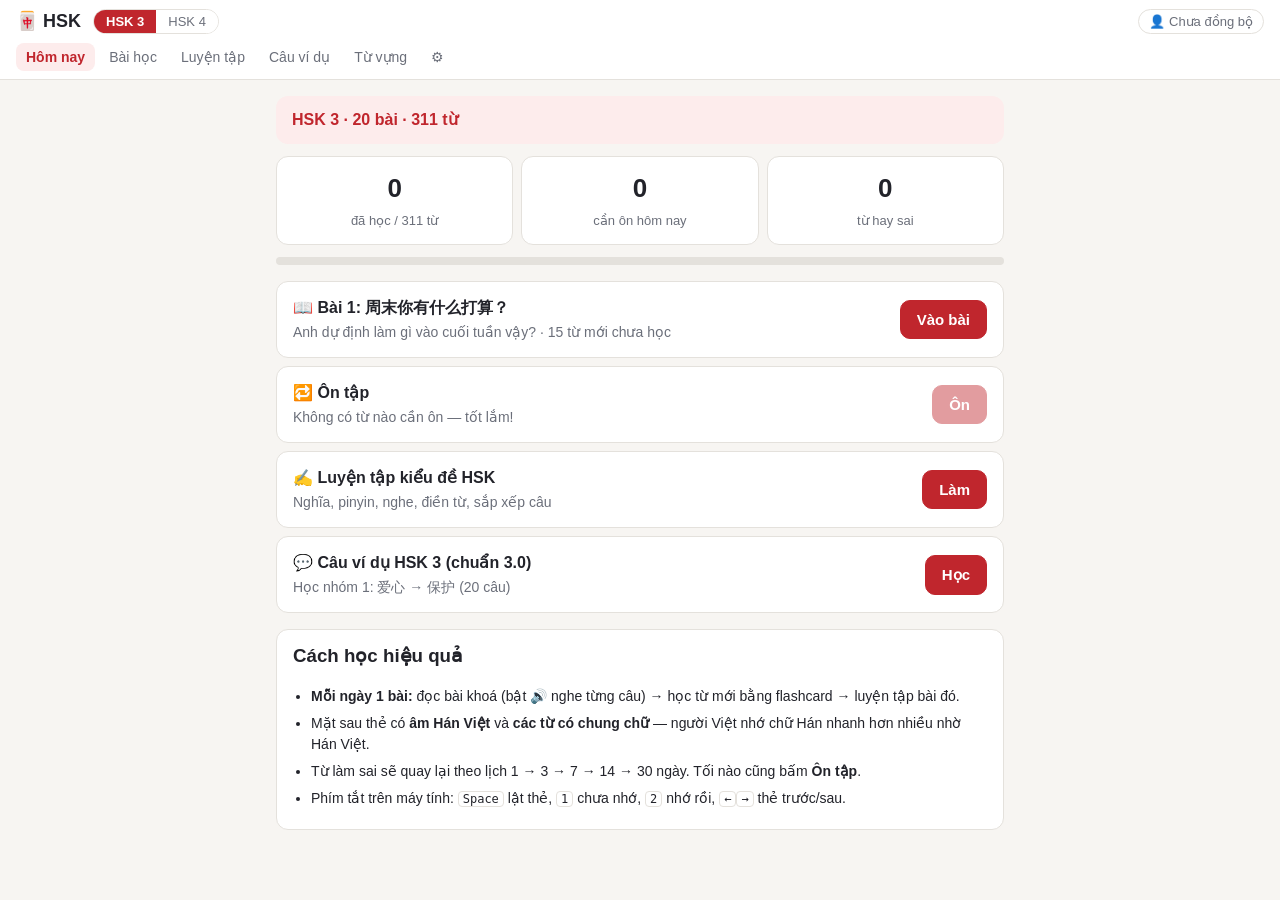
<file: index.html>
<!DOCTYPE html>
<html lang="vi">
<head>
<meta charset="UTF-8">
<title>Học HSK 3–4</title>
<meta http-equiv="refresh" content="0; url=app/">
<script>location.replace('app/' + location.search + location.hash);</script>
</head>
<body><a href="app/">Mở app Học HSK</a></body>
</html>
</file>
<file: app/style.css>
:root {
  --bg: #f7f5f2; --panel: #fff; --text: #22232a; --muted: #6b6f7a; --line: #e4e1dc;
  --accent: #c0262d; --accent-soft: #fdecec; --good: #15803d; --good-soft: #e5f5ea;
  --bad: #b91c1c; --bad-soft: #fbe7e7;
  --zh: "PingFang SC", "Hiragino Sans GB", "Noto Sans SC", "Microsoft YaHei", sans-serif;
}
@media (prefers-color-scheme: dark) {
  :root { --bg: #17181c; --panel: #22242a; --text: #ececef; --muted: #9a9ead; --line: #34363e;
    --accent: #f87171; --accent-soft: #3a2224; --good: #4ade80; --good-soft: #1d3326; --bad: #f87171; --bad-soft: #3a2224; }
}
* { box-sizing: border-box; }
body { margin: 0; font-family: -apple-system, BlinkMacSystemFont, "Segoe UI", Roboto, sans-serif; background: var(--bg); color: var(--text); line-height: 1.5; }
header { position: sticky; top: 0; z-index: 5; background: var(--panel); border-bottom: 1px solid var(--line);
  padding: 8px 16px; display: flex; flex-wrap: wrap; align-items: center; gap: 8px 12px; }
header h1 { font-size: 18px; margin: 0; cursor: pointer; }
nav { display: flex; gap: 4px; flex-wrap: wrap; width: 100%; }
nav button { border: 0; background: none; color: var(--muted); padding: 6px 10px; border-radius: 8px; font-size: 14px; cursor: pointer; }
nav button.active { background: var(--accent-soft); color: var(--accent); font-weight: 600; }
.book-switch { display: flex; border: 1px solid var(--line); border-radius: 99px; overflow: hidden; }
.book-switch button { border: 0; background: var(--panel); color: var(--muted); padding: 4px 12px; font-size: 13px; cursor: pointer; }
.book-switch button.active { background: var(--accent); color: #fff; font-weight: 700; }
.user-chip { margin-left: auto; border: 1px solid var(--good); background: var(--good-soft); color: var(--good);
  border-radius: 99px; padding: 4px 10px; font-size: 13px; font-weight: 600; cursor: pointer; }
.user-chip.off { border-color: var(--line); background: var(--panel); color: var(--muted); font-weight: 400; }
main { max-width: 760px; margin: 0 auto; padding: 16px; }
.hidden { display: none !important; }
.muted { color: var(--muted); font-size: 14px; }
h3 { margin: 8px 0 12px; }
.zh { font-family: var(--zh); }
.zh.big { font-size: 22px; font-weight: 700; }
.zh.huge { font-size: 64px; font-weight: 600; line-height: 1.2; }
.py { color: var(--muted); font-size: 20px; }
.py.big { font-size: 26px; color: var(--accent); font-weight: 600; }
kbd { border: 1px solid var(--line); border-radius: 4px; padding: 0 4px; font-size: 12px; }

.banner { background: var(--accent-soft); color: var(--accent); border-radius: 12px; padding: 12px 16px; font-weight: 600; margin-bottom: 12px; }
.cards-row { display: grid; grid-template-columns: repeat(3, 1fr); gap: 8px; }
.stat { background: var(--panel); border: 1px solid var(--line); border-radius: 12px; padding: 12px; text-align: center; }
.stat b { display: block; font-size: 26px; }
.stat span { font-size: 13px; color: var(--muted); }
.progress { height: 8px; background: var(--line); border-radius: 99px; margin: 12px 0; overflow: hidden; }
.progress.small { height: 4px; margin: 6px 0 12px; }
.progress div { height: 100%; width: 0; background: var(--accent); transition: width .3s; }
.todo { display: grid; gap: 8px; margin: 16px 0; }
.todo-item { display: flex; align-items: center; justify-content: space-between; gap: 12px; background: var(--panel); border: 1px solid var(--line); border-radius: 12px; padding: 14px 16px; }
.todo-item p { margin: 2px 0 0; }
.tips { background: var(--panel); border: 1px solid var(--line); border-radius: 12px; padding: 4px 16px; }
.tips ul { padding-left: 18px; } .tips li { margin-bottom: 6px; font-size: 14px; }

.btn { border: 1px solid var(--line); background: var(--panel); color: var(--text); padding: 10px 16px; border-radius: 10px; font-size: 15px; cursor: pointer; font-weight: 600; }
.btn.small { padding: 6px 10px; font-size: 13px; }
.btn.primary { background: var(--accent); border-color: var(--accent); color: #fff; }
.btn.good { background: var(--good-soft); color: var(--good); border-color: var(--good); }
.btn.bad { background: var(--bad-soft); color: var(--bad); border-color: var(--bad); }
.btn.wide { width: 100%; } .btn small { font-weight: 400; opacity: .7; } .btn:disabled { opacity: .45; cursor: default; }
.actions { display: flex; gap: 8px; margin-top: 12px; } .actions .btn { flex: 1; padding: 14px; }
.nav-row { display: flex; gap: 8px; margin-top: 10px; } .nav-row .btn { flex: 1; font-weight: 500; padding: 10px; }
.inline-row { display: flex; gap: 16px; flex-wrap: wrap; align-items: center; margin: 8px 0; }

/* Bài học */
.lesson-grid { display: grid; grid-template-columns: repeat(auto-fill, minmax(220px, 1fr)); gap: 8px; }
.lesson-tile { text-align: left; background: var(--panel); border: 1px solid var(--line); border-radius: 12px; padding: 12px; cursor: pointer; color: var(--text); }
.lesson-tile b { font-size: 13px; color: var(--accent); }
.lesson-tile .zh { display: block; font-size: 17px; font-weight: 600; margin: 2px 0; }
.lesson-tile .bar { height: 4px; background: var(--line); border-radius: 99px; margin-top: 8px; overflow: hidden; }
.lesson-tile .bar div { height: 100%; background: var(--good); }
.lesson-tile.current { border: 2px solid var(--accent); }
.lesson-head { display: flex; gap: 12px; align-items: center; }
.tabs { display: flex; gap: 6px; margin: 16px 0 10px; }
.tabs button { flex: 1; padding: 8px; border-radius: 10px; border: 1px solid var(--line); background: var(--panel); color: var(--muted); cursor: pointer; font-size: 14px; }
.tabs button.active { border: 2px solid var(--accent); color: var(--accent); background: var(--accent-soft); font-weight: 700; }
.word-row { display: grid; grid-template-columns: auto 1fr auto; gap: 4px 12px; align-items: center; background: var(--panel);
  border: 1px solid var(--line); border-radius: 10px; padding: 8px 12px; margin-bottom: 6px; }
.word-row .zh { font-size: 24px; }
.word-row .py { font-size: 15px; color: var(--accent); }
.word-row .vi { font-size: 14px; }
.word-row .hvs, .hvs { color: var(--accent); font-size: 12px; letter-spacing: .3px; }
.text-block { background: var(--panel); border: 1px solid var(--line); border-radius: 12px; padding: 12px 14px; margin-bottom: 12px; }
.text-block h4 { margin: 0 0 8px; font-family: var(--zh); }
.line { padding: 6px 0; border-bottom: 1px dashed var(--line); }
.line:last-child { border: 0; }
.line .spk { color: var(--accent); font-weight: 700; font-family: var(--zh); margin-right: 4px; }
.line .zh { font-size: 19px; }
.line .lpy { color: var(--muted); font-size: 14px; }
.line .lvi { font-size: 14px; color: var(--good); }
.line mark { background: var(--accent-soft); color: var(--accent); font-weight: 700; border-radius: 3px; }
.mini-speak { border: 0; background: none; cursor: pointer; font-size: 15px; padding: 0 4px; }
.gram { background: var(--panel); border: 1px solid var(--line); border-radius: 12px; padding: 12px 14px; margin-bottom: 12px; }
.gram h4 { margin: 0; font-family: var(--zh); color: var(--accent); }
.gram .gvi { font-weight: 600; margin: 2px 0 6px; }
.gram .gex { margin: 6px 0; padding-left: 10px; border-left: 3px solid var(--line); }

/* Flashcard */
.study-head { display: flex; justify-content: space-between; font-weight: 600; }
.card { position: relative; background: var(--panel); border: 1px solid var(--line); border-radius: 16px; min-height: 300px;
  padding: 28px 20px 20px; text-align: center; display: flex; flex-direction: column; justify-content: center; gap: 8px; }
.card-cat { position: absolute; top: 10px; left: 14px; font-size: 12px; color: var(--muted); }
.meaning { font-size: 22px; font-weight: 600; }
.hv { color: var(--accent); font-weight: 600; letter-spacing: .5px; }
.example { text-align: left; background: var(--bg); border-radius: 10px; padding: 8px 12px; margin-top: 6px; }
.example:empty { display: none; }
.example .zh { font-size: 19px; }
.example .lpy { color: var(--muted); font-size: 13px; }
.example .lvi { font-size: 14px; color: var(--muted); }
.example mark { background: var(--accent-soft); color: var(--accent); font-weight: 700; }
.related { text-align: left; font-size: 14px; border-top: 1px dashed var(--line); padding-top: 8px; }
.related:empty { display: none; }
.related .k { font-family: var(--zh); font-weight: 700; color: var(--accent); margin-right: 4px; font-size: 16px; }
.chip { display: inline-block; font-family: var(--zh); background: var(--bg); border: 1px solid var(--line); border-radius: 99px; padding: 1px 8px; margin: 2px; font-size: 14px; }
.chip i { font-family: -apple-system, sans-serif; font-style: normal; color: var(--muted); font-size: 12px; }
.speak { position: absolute; top: 6px; right: 8px; border: 0; background: none; font-size: 22px; cursor: pointer; }
.review-banner { background: var(--accent-soft); color: var(--accent); border-radius: 10px; padding: 8px 12px; font-size: 14px; margin-bottom: 8px; }

/* Luyện tập */
#pracSetup label, #view-settings label { display: block; margin-bottom: 12px; font-weight: 600; }
select, input[type=date], input:not([type]) { display: block; width: 100%; margin-top: 4px; padding: 10px; font-size: 15px;
  border-radius: 8px; border: 1px solid var(--line); background: var(--panel); color: var(--text); }
label.check { font-weight: 400 !important; display: flex !important; gap: 8px; align-items: center; margin: 0 !important; }
.type-grid { display: grid; grid-template-columns: 1fr 1fr; gap: 8px; background: var(--panel); border: 1px solid var(--line);
  border-radius: 12px; padding: 12px; margin-bottom: 12px; }
.q-card { min-height: 170px; }
.q-big { font-family: var(--zh); font-size: 54px; font-weight: 600; }
.q-sent { font-family: var(--zh); font-size: 22px; line-height: 2; text-align: left; }
.q-sent .blank { color: var(--accent); font-weight: 700; }
.choices { display: grid; grid-template-columns: 1fr 1fr; gap: 8px; margin-top: 12px; }
.choice { text-align: left; font-size: 16px; padding: 14px; min-height: 56px; border: 1px solid var(--line); border-radius: 10px;
  background: var(--panel); color: var(--text); cursor: pointer; }
.choice.zh, .choice.py { text-align: center; font-size: 22px; }
.choice.correct { background: var(--good-soft); border-color: var(--good); color: var(--good); font-weight: 700; }
.choice.wrong { background: var(--bad-soft); border-color: var(--bad); color: var(--bad); }
.order-built { min-height: 58px; border: 2px dashed var(--line); border-radius: 12px; padding: 8px; margin-top: 12px; display: flex; flex-wrap: wrap; gap: 6px; }
.order-pool { display: flex; flex-wrap: wrap; gap: 6px; margin-top: 10px; }
.piece { font-family: var(--zh); font-size: 20px; padding: 8px 12px; border-radius: 10px; border: 1px solid var(--accent); background: var(--accent-soft);
  color: var(--text); cursor: pointer; }
.order-built .piece { background: var(--panel); }
.order-built.ok { border-color: var(--good); background: var(--good-soft); }
.order-built.no { border-color: var(--bad); background: var(--bad-soft); }
.explain { margin-top: 12px; background: var(--panel); border: 1px solid var(--line); border-radius: 10px; padding: 10px 14px; font-size: 15px; }
.explain .zh { font-size: 19px; }
.result-big { font-size: 40px; font-weight: 700; text-align: center; margin: 8px 0; }
.wrong-list { background: var(--panel); border: 1px solid var(--line); border-radius: 10px; padding: 8px 14px; margin: 12px 0; }
.wrong-list div { padding: 4px 0; border-bottom: 1px solid var(--line); } .wrong-list div:last-child { border: 0; }

/* Danh sách */
.list-tools { display: grid; grid-template-columns: 2fr 1fr 1fr; gap: 8px; }
.list-tools > * { margin-top: 0 !important; }
.vocab-table { width: 100%; border-collapse: collapse; background: var(--panel); border-radius: 12px; overflow: hidden; }
.vocab-table td { padding: 8px 10px; border-bottom: 1px solid var(--line); font-size: 14px; vertical-align: top; }
.vocab-table td.zh { font-size: 22px; white-space: nowrap; }
.vocab-table td.zh small { display: block; color: var(--accent); font-size: 13px; font-family: -apple-system, sans-serif; }
.vocab-table tr.cat td { background: var(--accent-soft); color: var(--accent); font-weight: 700; }
.vocab-table button { border: 0; background: none; cursor: pointer; font-size: 16px; }
.badge { font-size: 11px; padding: 1px 6px; border-radius: 99px; white-space: nowrap; }
.badge.b0 { background: var(--line); color: var(--muted); } .badge.b1 { background: var(--bad-soft); color: var(--bad); }
.badge.b2 { background: var(--accent-soft); color: var(--accent); } .badge.b3 { background: var(--good-soft); color: var(--good); }

.sync-row { display: flex; gap: 8px; flex-wrap: wrap; align-items: center; }
.sync-row input { flex: 1; min-width: 180px; margin: 0 !important; }
.file-btn { display: inline-block !important; }
.toast { position: fixed; bottom: 20px; left: 50%; transform: translateX(-50%); background: var(--text); color: var(--bg);
  padding: 10px 18px; border-radius: 10px; font-size: 14px; z-index: 10; }
hr { border: 0; border-top: 1px solid var(--line); margin: 20px 0; }
@media (max-width: 560px) {
  .zh.huge { font-size: 52px; } .q-big { font-size: 46px; }
  .choices { grid-template-columns: 1fr; } .type-grid { grid-template-columns: 1fr; }
  .list-tools { grid-template-columns: 1fr 1fr; } .list-tools input { grid-column: 1 / -1; }
}

/* Câu ví dụ + bài tập ngữ pháp */
.combo-grid { display: grid; grid-template-columns: repeat(auto-fit, minmax(150px, 1fr)); gap: 8px; margin: 10px 0; }
.combo-btn { display: flex; flex-direction: column; gap: 4px; text-align: left; padding: 12px; border-radius: 12px; cursor: pointer;
  border: 1px solid var(--accent); background: var(--accent-soft); color: var(--text); }
.combo-btn b { font-size: 15px; color: var(--accent); }
.combo-btn span { font-size: 12px; color: var(--muted); }
.sent-test { background: var(--panel); border: 1px solid var(--line); border-radius: 12px; padding: 4px 14px 12px; margin-bottom: 10px; }
#cardWord.sent { font-size: 26px; font-weight: 500; line-height: 1.8; text-align: left; }
#cardWord mark, .sent-zh mark, .q-sent mark, .explain mark { background: var(--accent-soft); color: var(--accent); font-weight: 700; border-radius: 4px; padding: 0 2px; }
.sent-row { background: var(--panel); border: 1px solid var(--line); border-radius: 10px; padding: 8px 12px; margin-bottom: 6px; }
.sent-w { font-size: 14px; }
.sent-w .zh { font-weight: 700; }
.sent-w .py { color: var(--accent); }
.sent-zh { font-size: 19px; line-height: 1.8; margin-top: 2px; }
.sent-row .lpy { color: var(--muted); font-size: 13px; }
.sent-row .lvi { font-size: 14px; }
.choice.vi { text-align: left; font-size: 15px; line-height: 1.5; }
.choice.sent { text-align: left; font-size: 18px; line-height: 1.6; }
.gq-tag { margin-top: 6px; font-size: 13px; }
.gq-why { margin-top: 6px; }
.gq-opts { margin: 6px 0 0; padding-left: 0; list-style: none; font-size: 14px; }
.gq-opts li { margin: 3px 0; color: var(--muted); }
.gq-opts li.ok { color: var(--good); font-weight: 600; }
.gq-head { background: var(--panel); border: 1px solid var(--line); border-radius: 12px; padding: 4px 14px 10px; margin-bottom: 8px; }
.gq-row { display: flex; align-items: center; justify-content: space-between; gap: 10px; background: var(--panel);
  border: 1px solid var(--line); border-radius: 10px; padding: 8px 12px; margin-bottom: 6px; }
.gq-btn { margin-top: 8px; }
</file>
